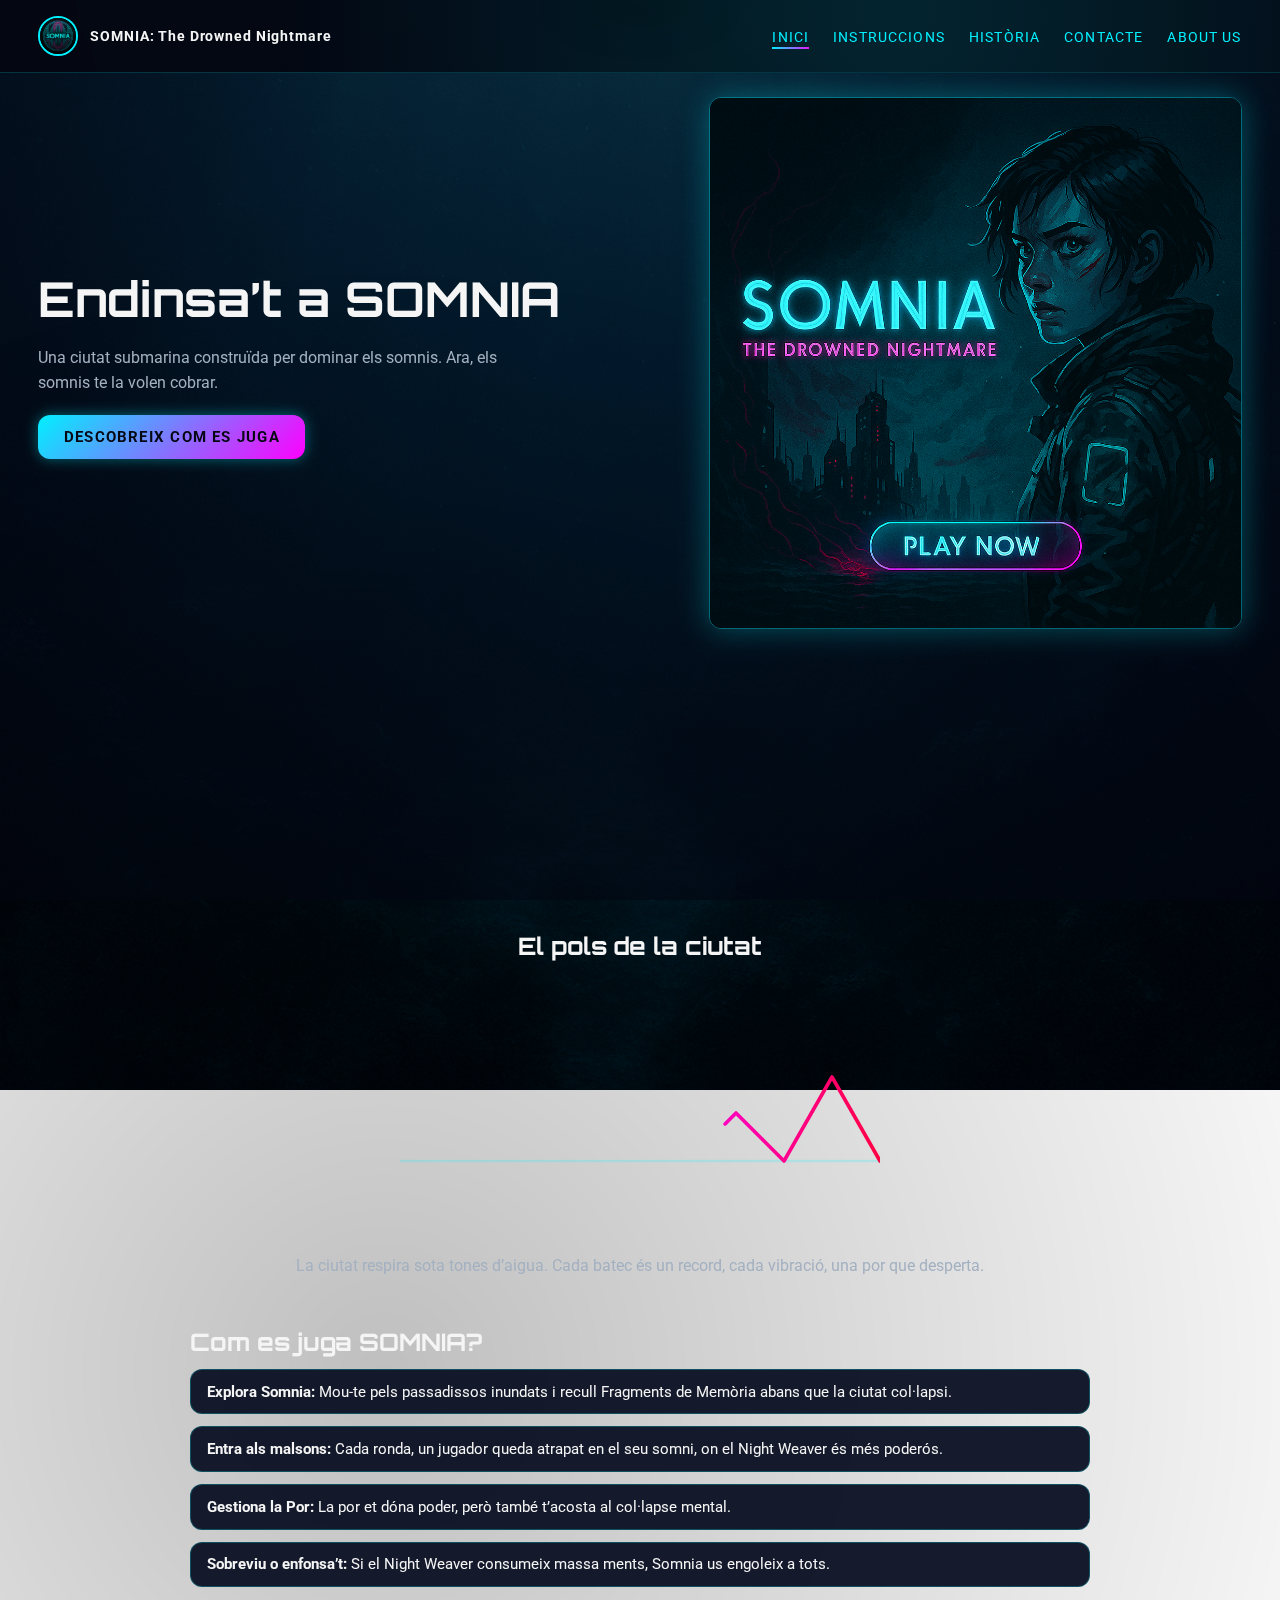
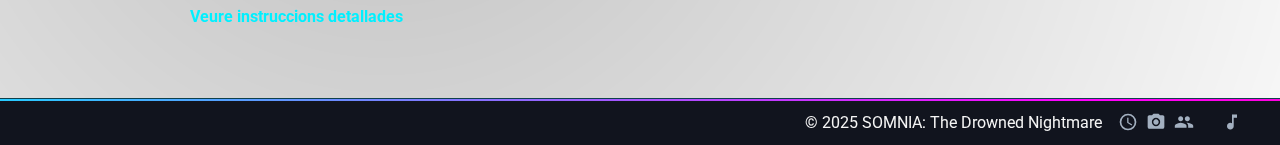
<file: index.html>
<!DOCTYPE html>
<html lang="ca">
<head>
  <meta charset="UTF-8">
  <title>SOMNIA: The Drowned Nightmare</title>
  <meta name="viewport" content="width=device-width, initial-scale=1.0">

  <!-- Google Fonts i Material Icons -->
  <link rel="preconnect" href="https://fonts.googleapis.com">
  <link rel="preconnect" href="https://fonts.gstatic.com" crossorigin>
  <link href="https://fonts.googleapis.com/css2?family=Orbitron:wght@500;700&family=Roboto:wght@300;400;700&display=swap" rel="stylesheet">
  <link href="https://fonts.googleapis.com/icon?family=Material+Icons" rel="stylesheet">

  <!-- CSS -->
  <link rel="stylesheet" href="base.css">
  <link rel="stylesheet" href="layout.css">
  <link rel="stylesheet" href="components.css">
  <link rel="stylesheet" href="animations.css">
</head>

<body>
  <!--<audio autoplay loop> <source src="assets/audio/intro pizzicato entera 1.wav" type="audio/mpeg"> </audio>*/-->
  <div class="animated-background"></div>
  <!-- HEADER -->
  <header class="site-header shadow-move">
    <div class="logo-area">
      <img src="assets/img/logo-somnia.png" alt="Logo de SOMNIA" class="logo neon-pulse">
      <span class="game-title dream-distort">SOMNIA: The Drowned Nightmare</span>
    </div>
   <!-- <nav> 
      <a href="index.html" class="btn-sound">Silenciar</a> 
      <a href="index-sound.html" class="btn-sound">Activar so</a> 
    </nav>-->

    <nav class="main-nav">
      <ul>
        <li><a href="index.html" class="active">Inici</a></li>
        <li><a href="instruccions.html">Instruccions</a></li>
        <li><a href="historia.html">Història</a></li>
        <li><a href="contacte.html">Contacte</a></li>
        <li><a href="about.html">About us</a></li>
      </ul>
    </nav>
  </header>

  <!-- CONTINGUT PRINCIPAL -->
  <main>

    <!-- HERO -->
    <section class="hero reveal shadow-move">
      <div class="hero-content">
        <h1 class="dream-distort">Endinsa’t a SOMNIA</h1>
        <p>Una ciutat submarina construïda per dominar els somnis. Ara, els somnis te la volen cobrar.</p>
        <a href="instruccions.html" class="btn-primary neon-pulse">Descobreix com es juga</a>
      </div>

      <div class="hero-image img-water">
        <img src="assets/img/hero-somnia.png" alt="Vista de la ciutat submarina Somnia">
      </div>
    </section>

    <!-- AVENTURA (scroll animation CSS) -->
    <section class="aventura scroll-animate">
      <h2 class="dream-distort">L’Aventura de Somnia</h2>
      <p>Somnia havia de ser el refugi perfecte per a les ments més brillants del planeta: neuroenginyers, artistes i científics obsessionats amb controlar el somni humà.</p>
      <p>Quan la Màquina Onírica va fallar, les pors dels habitants es van desbordar i van donar forma al Night Weaver, una ombra que caça els intrusos dins els seus propis malsons.</p>
      <p>Tu ets un Onironauta. Cada decisió que prenguis et pot salvar... o enfonsar per sempre en la foscor submarina.</p>
    </section>

    <!-- ANIMACIÓ VECTORIAL SVG -->
    <section class="animacio-vectorial reveal">
      <h2 class="dream-distort">El pols de la ciutat</h2>

      <svg class="city-pulse" viewBox="0 0 400 200">
        <defs>
          <linearGradient id="neonGradient" x1="0%" y1="0%" x2="100%" y2="0%">
            <stop offset="0%" stop-color="#00f0ff"/>
            <stop offset="50%" stop-color="#ff00ff"/>
            <stop offset="100%" stop-color="#ff0044"/>
          </linearGradient>
        </defs>

        <line x1="0" y1="150" x2="400" y2="150" class="baseline"/>

        <polyline class="pulse-line"
          points="0,150 40,120 80,160 120,90 160,150 200,60 240,150 280,110 320,150 360,80 400,150"/>
      </svg>

      <p class="animacio-text">La ciutat respira sota tones d’aigua. Cada batec és un record, cada vibració, una por que desperta.</p>
    </section>

    <!-- COM ES JUGA -->
    <section class="com-es-juga reveal shadow-move">
      <h2 class="dream-distort">Com es juga SOMNIA?</h2>

      <ul class="mechanics-list">
        <li><strong>Explora Somnia:</strong> Mou-te pels passadissos inundats i recull Fragments de Memòria abans que la ciutat col·lapsi.</li>
        <li><strong>Entra als malsons:</strong> Cada ronda, un jugador queda atrapat en el seu somni, on el Night Weaver és més poderós.</li>
        <li><strong>Gestiona la Por:</strong> La por et dóna poder, però també t’acosta al col·lapse mental.</li>
        <li><strong>Sobreviu o enfonsa’t:</strong> Si el Night Weaver consumeix massa ments, Somnia us engoleix a tots.</li>
      </ul>

      <a href="instruccions.html" class="enllac-instruccions">Veure instruccions detallades</a>
    </section>

  </main>

  <!-- FOOTER -->
  <footer class="site-footer">
    <div class="footer-right">
      <span class="copyright">© 2025 SOMNIA: The Drowned Nightmare</span>

      <div class="social-icons">
        <a href="#" aria-label="Twitter" class="material-icons neon-pulse">schedule</a>
        <a href="#" aria-label="Instagram" class="material-icons neon-pulse">photo_camera</a>
        <a href="#" aria-label="Facebook" class="material-icons neon-pulse">groups</a>
        <a href="#" aria-label="TikTok" class="material-icons neon-pulse">music_note</a>
      </div>
    </div>
  </footer>

</body>
</html>
</file>
<file: base.css>
/*base*/
:root {
  --bg-main: #040712; /*color de fondo principal, muy oscuro*/
  --bg-panel: #0a101e;/*color de fondo para paneles o secciones*/
  --accent-1: #00f0ff; /*Primer color de acento(cian brillante*/
  --accent-2: #ff00ff; /*Sgundo color de acento(magenta)*/
  --accent-3: #ff0044; /*Tercer color de acento(rojo rosado) */
  --text-main: #f5f5f5; /*color principal texto*/
  --text-muted: #a3b0c0; /*Radio de borde estandar para elementos*/
  --radius: 12px;
}

/* Reset bàsic */
*,
*::before,
*::after {
  box-sizing: border-box; /* Incluye padding y borde dentro del tamaño total del elemento */
}

html,
body {
  margin: 0; /* Elimina márgenes por defecto */
  padding: 0; /* Elimina padding por defecto */
}
body { 
  font-family: 'Roboto', sans-serif; 
  color: var(--text-main); 
  min-height: 100vh; 
  margin: 0; 
  padding: 0; 
  display: grid; 
  grid-template-rows: auto 1fr auto; 
  /* Fondo combinado: imagen + degradado */ 
  background-image: radial-gradient(circle at top, #06152a, #040712), url("assets/img/fons-mari.png"); 
  background-size: cover; 
  background-position: center; 
  background-attachment: fixed; 
  background-repeat: no-repeat; 
}
/*
header nav { 
  display: flex; 
  gap: 10px; 
  padding: 15px; 
} 
.btn-sound { 
  padding: 8px 16px; 
  background: #0a6fa1; 
  color: white; 
  text-decoration: none; 
  border-radius: 6px; 
  font-weight: bold; 
  transition: 0.3s; 
} 
.btn-sound:hover { 
  background: #084f75; 
}*/

.animated-background { 
  position: fixed; 
  top: 0; left: 0; 
  width: 100%; 
  height: 100%; 
  background-image: url("assets/img/fons-mari.png"); 
  background-size: cover; 
  background-position: center; 
  opacity: 0.35; z-index: -1; 
  animation: drift 60s linear infinite; 
} 
@keyframes drift { 
  0% { background-position: center 0; } 
  50% { background-position: center 20%; } 
  100% { background-position: center 0; } 
}


/* Elements globals */
img {
  max-width: 100%;  /* Evita que las imágenes se desborden */
  display: block;  /* Elimina espacios en línea debajo de imágenes */
}


a {
  color: var(--accent-1);  /* Color de enlaces */
  text-decoration: none;  /* Sin subrayado */
  transition: color 0.2s ease;  /* Suaviza el cambio de color al pasar el ratón */
}

a:hover {
  color: var(--accent-2);  /* Color del enlace al hacer hover */
}

h1,
h2,
h3 {
  font-family: 'Orbitron', sans-serif; /* Fuente futurista para títulos */
  margin-top: 0; /* Evita margen superior extra */
}

p {
  line-height: 1.6;  /* Mejora la legibilidad del texto */
  color: var(--text-muted);  /* Color de texto secundario */
}

main {
  padding: 1.5rem clamp(1rem, 3vw, 4rem);
  /* Padding lateral adaptable: mínimo 1rem, máximo 4rem, según el ancho de pantalla */
}

/* Accessibilitat bàsica */
:focus {
  outline: 2px solid var(--accent-1);/* Resalta elementos enfocados (teclado) */
  outline-offset: 2px; /* Separa el borde del elemento */
}

/* Efecte de llum submarina al header */
.site-header::after {
  content: "";   /* Crea un pseudo-elemento vacío */
  position: absolute;  /* Se posiciona sobre el header */
  inset: 0;           /* Ocupa todo el header */
  background: radial-gradient(circle at 70% 20%, rgba(0,240,255,0.12), transparent 70%); /* Luz suave tipo “glow” */
  pointer-events: none;   /* No bloquea clics */
  animation: headerGlow 12s ease-in-out infinite alternate;
  /* Animación lenta, respirante, tipo luz submarina */
}

@keyframes headerGlow {
  0% { opacity: 0.2; transform: translateY(0); }  /* Inicio: tenue */
  50% { opacity: 0.35; transform: translateY(6px); }   /* Punto medio: más brillo y desplazamiento */
  100% { opacity: 0.2; transform: translateY(-4px); }   /* Final: vuelve a tenue, subiendo un poco */
}
</file>
<file: layout.css>
/*header,footer,main*/

.site-header {
  display: flex;
  justify-content: space-between;
  align-items: center;
  padding: 1rem clamp(1rem, 3vw, 3rem);
  background: rgba(4, 7, 18, 0.95);
  border-bottom: 1px solid rgba(0, 240, 255, 0.2);
  position: sticky;
  top: 0;
  z-index: 100;
  backdrop-filter: blur(10px);
}

.logo-area {
  display: flex;
  align-items: center;
  gap: 0.75rem;
}

.logo {
  width: 40px;
  height: 40px;
  object-fit: cover;
  border-radius: 50%;
  border: 2px solid var(--accent-1);
}

.game-title {
  font-weight: 700;
  letter-spacing: 0.06em;
  font-size: 0.9rem;
}

/* NAV */

.main-nav ul {
  list-style: none;
  display: flex;
  gap: 1.5rem;
  margin: 0;
  padding: 0;
}

.main-nav a {
  font-size: 0.9rem;
  text-transform: uppercase;
  letter-spacing: 0.08em;
  position: relative;
  padding-bottom: 0.2rem;
}

.main-nav a::after {
  content: '';
  position: absolute;
  left: 0;
  bottom: 0;
  width: 0;
  height: 2px;
  background: linear-gradient(90deg, var(--accent-1), var(--accent-2));
  transition: width 0.2s ease;
}

.main-nav a:hover::after,
.main-nav a.active::after {
  width: 100%;
}

/* Header reactiu al scroll */
body:has(main:has(.scroll-animate)) .site-header {
  transition: background 0.4s ease, padding 0.4s ease, border-color 0.4s ease;
}

body:has(main:has(.scroll-animate:in-view)) .site-header {
  background: rgba(4, 7, 18, 0.85);
  padding: 0.6rem clamp(1rem, 3vw, 2rem);
  border-bottom-color: rgba(0, 240, 255, 0.35);
}

/* FOOTER */

.site-footer {
  padding: 0.8rem clamp(1rem, 3vw, 3rem);
  background: rgba(4, 7, 18, 0.95);
  border-top: 1px solid rgba(0, 240, 255, 0.2);
}

.footer-right {
  display: flex;
  justify-content: flex-end;
  align-items: center;
  gap: 1rem;
}

.social-icons {
  display: flex;
  gap: 0.5rem;
}

.social-icons .material-icons {
  font-size: 20px;
  color: var(--text-muted);
  transition: color 0.2s ease, transform 0.2s ease;
}

.social-icons .material-icons:hover {
  color: var(--accent-1);
  transform: translateY(-2px);
}

/* PÀGINES ESPECÍFIQUES */

.page-instruccions .instruccions-steps,
.page-historia .historia-blocs,
.page-contacte .contact-info,
.page-about .equip {
  max-width: 1000px;
  margin: 0 auto;
}

/* Contacte layout */

.page-contacte .contact-info {
  display: grid;
  grid-template-columns: minmax(0, 2fr) minmax(0, 1.2fr);
  gap: 2rem;
  margin-bottom: 2.5rem;
}

.page-contacte h1 {
  max-width: 1000px;
  margin: 0 auto 1.5rem;
}

/* About layout */

.page-about .equip {
  margin-bottom: 2.5rem;
}

/* Video wrapper per fer el vídeo responsive */

.video-demo {
  max-width: 1000px;
  margin: 0 auto;
}

.video-wrapper {
  position: relative;
  padding-bottom: 56.25%;
  height: 0;
  overflow: hidden;
  border-radius: var(--radius);
  border: 1px solid rgba(0, 240, 255, 0.3);
  box-shadow: 0 0 18px rgba(0, 240, 255, 0.2);
}

.video-wrapper iframe {
  position: absolute;
  inset: 0;
  width: 100%;
  height: 100%;
}

/* Responsiu */

@media (max-width: 900px) {
  .page-contacte .contact-info {
    grid-template-columns: 1fr;
  }
}

@media (max-width: 768px) {
  .site-header {
    flex-direction: column;
    align-items: flex-start;
    gap: 0.75rem;
  }

  .main-nav ul {
    flex-wrap: wrap;
    row-gap: 0.5rem;
  }

  .footer-right {
    justify-content: space-between;
    flex-wrap: wrap;
    row-gap: 0.5rem;
  }
}

@media (max-width: 640px) {
  main {
    padding: 1.2rem 1rem;
  }
}

.video-wrapper {
  position: relative;
  overflow: hidden;
}

.video-wrapper::after {
  content: "";
  position: absolute;
  inset: 0;
  background: radial-gradient(circle at 20% 30%, rgba(0,240,255,0.12), transparent 70%);
  mix-blend-mode: overlay;
  animation: videoGlow 10s ease-in-out infinite alternate;
}

@keyframes videoGlow {
  0% { opacity: 0.15; }
  50% { opacity: 0.3; }
  100% { opacity: 0.15; }
}
</file>
<file: components.css>
/*botons,hero,tarjetas*/

.hero {
  display: grid;
  grid-template-columns: minmax(0, 1.2fr) minmax(0, 1fr);
  gap: 2rem;
  align-items: center;
  margin-bottom: 3rem;
}

.hero-content h1 {
  font-size: clamp(2.2rem, 4vw, 3rem);
  margin-bottom: 0.8rem;
}

.hero-content p {
  color: var(--text-muted);
  max-width: 32rem;
  margin-bottom: 1.2rem;
}

.hero-image img {
  border-radius: var(--radius);
  border: 1px solid rgba(0, 240, 255, 0.4);
  box-shadow: 0 0 30px rgba(0, 240, 255, 0.3);
}

/* Botó principal */

.btn-primary {
  display: inline-block;
  padding: 0.8rem 1.6rem;
  border-radius: var(--radius);
  border: none;
  background: linear-gradient(135deg, var(--accent-1), var(--accent-2));
  color: #050713;
  font-weight: 700;
  font-size: 0.95rem;
  cursor: pointer;
  box-shadow: 0 0 14px rgba(0, 240, 255, 0.4);
  text-transform: uppercase;
  letter-spacing: 0.08em;
}

.btn-primary:hover {
  filter: brightness(1.1);
}

/* Secció Aventura */

.aventura {
  max-width: 800px;
  margin: 0 auto 3rem;
  text-align: left;
}

.aventura h2 {
  margin-bottom: 0.5rem;
}

.aventura p + p {
  margin-top: 0.5rem;
}

/* Animació vectorial */

.animacio-vectorial {
  max-width: 800px;
  margin: 0 auto 3rem;
  text-align: center;
}

.city-pulse {
  width: 100%;
  max-width: 480px;
  margin: 0 auto 0.75rem;
}

.city-pulse .baseline {
  stroke: rgba(0, 240, 255, 0.2);
  stroke-width: 2;
}

/* Com es juga */

.com-es-juga {
  max-width: 900px;
  margin: 0 auto 3rem;
}

.com-es-juga h2 {
  margin-bottom: 0.75rem;
}

.mechanics-list {
  list-style: none;
  padding: 0;
  margin: 0 0 1.25rem;
  display: grid;
  gap: 0.75rem;
}

.mechanics-list li {
  background: rgba(10, 16, 34, 0.95);
  border-radius: var(--radius);
  border: 1px solid rgba(0, 240, 255, 0.25);
  padding: 0.8rem 1rem;
  font-size: 0.95rem;
}

.enllac-instruccions {
  font-weight: 700;
}

/* Instruccions: passos */

.page-instruccions .instruccions-steps {
  margin-bottom: 2.5rem;
}

.pas {
  background: rgba(10, 16, 34, 0.95);
  border-radius: var(--radius);
  border: 1px solid rgba(0, 240, 255, 0.25);
  padding: 1.5rem;
  margin-bottom: 1.5rem;
  display: grid;
  grid-template-columns: minmax(0, 1.2fr) minmax(0, 1fr);
  gap: 1.5rem;
}

.pas h2 {
  margin-bottom: 0.5rem;
}

.pas img {
  border-radius: var(--radius);
  border: 1px solid rgba(0, 240, 255, 0.25);
}

/* Targetes mecàniques */

.mecaniques {
  margin-bottom: 3rem;
}

.cards-container {
  display: grid;
  grid-template-columns: repeat(auto-fit, minmax(220px, 1fr));
  gap: 1.5rem;
  margin-top: 1.5rem;
}

.card-mecanica {
  background: rgba(10, 16, 34, 0.95);
  border: 1px solid rgba(0, 240, 255, 0.3);
  padding: 1.5rem;
  border-radius: var(--radius);
  transition: transform 0.3s ease, box-shadow 0.3s ease, border-color 0.3s ease;
}

.card-mecanica:hover {
  transform: translateY(-8px) scale(1.02);
  box-shadow: 0 0 25px rgba(0, 240, 255, 0.5);
  border-color: var(--accent-2);
}

/* Història */

.historia-intro {
  max-width: 800px;
  margin: 0 auto 2rem;
}

.historia-intro p {
  margin-top: 0.5rem;
}

/* Carrusel CSS */

.carousel-section {
  max-width: 900px;
  margin: 0 auto 3rem;
}

.carousel {
  position: relative;
  overflow: hidden;
  max-width: 640px;
  margin: 0 auto 2rem;
}

.carousel input {
  display: none;
}

.slides {
  display: flex;
  transition: transform 0.6s ease;
}

.slide {
  min-width: 100%;
  padding: 1.5rem;
  text-align: center;
  background: rgba(10, 16, 34, 0.95);
  border-radius: var(--radius);
  border: 1px solid rgba(0, 240, 255, 0.25);
}

.slide img {
  width: 140px;
  height: 140px;
  object-fit: cover;
  border-radius: 50%;
  margin: 0 auto 0.75rem;
  border: 2px solid var(--accent-1);
}

.slide h3 {
  margin-bottom: 0.4rem;
}

.controls {
  display: flex;
  justify-content: center;
  gap: 0.5rem;
}

.controls label {
  width: 10px;
  height: 10px;
  border-radius: 50%;
  background: rgba(163, 176, 192, 0.5);
  cursor: pointer;
  transition: background 0.2s ease, transform 0.2s ease;
}

/* Posicions segons radio */

#slide1:checked ~ .slides {
  transform: translateX(0%);
}
#slide2:checked ~ .slides {
  transform: translateX(-100%);
}
#slide3:checked ~ .slides {
  transform: translateX(-200%);
}

#slide1:checked ~ .controls label[for="slide1"],
#slide2:checked ~ .controls label[for="slide2"],
#slide3:checked ~ .controls label[for="slide3"] {
  background: var(--accent-1);
  transform: scale(1.2);
}

/* Blocs història */

.historia-blocs {
  max-width: 900px;
  margin: 0 auto 3rem;
  display: grid;
  gap: 1.5rem;
}

.bloc-historia {
  background: rgba(10, 16, 34, 0.95);
  border-radius: var(--radius);
  border: 1px solid rgba(0, 240, 255, 0.25);
  padding: 1.3rem 1.5rem;
}

/* Formulari contacte */

.contact-form-section {
  max-width: 600px;
  margin: 0 auto 3rem;
}

#contact-form {
  display: grid;
  gap: 0.75rem;
}

#contact-form label {
  font-size: 0.9rem;
}

#contact-form input,
#contact-form textarea {
  background: rgba(8, 12, 28, 0.95);
  border-radius: var(--radius);
  border: 1px solid rgba(0, 240, 255, 0.3);
  padding: 0.6rem 0.8rem;
  color: var(--text-main);
  font: inherit;
  resize: vertical;
}

#contact-form input::placeholder,
#contact-form textarea::placeholder {
  color: rgba(163, 176, 192, 0.7);
}

/* Validació només CSS */

#contact-form input:invalid,
#contact-form textarea:invalid {
  border-color: #ff0044;
  box-shadow: 0 0 8px rgba(255, 0, 68, 0.6);
}

#contact-form input:valid,
#contact-form textarea:valid {
  border-color: #00ff99;
  box-shadow: 0 0 8px rgba(0, 255, 153, 0.6);
}

/* Contacte: mapa i dades */

.mapa iframe {
  border-radius: var(--radius);
  border: 1px solid rgba(0, 240, 255, 0.3);
  box-shadow: 0 0 16px rgba(0, 240, 255, 0.2);
}

.contact-details p {
  margin: 0.2rem 0 0.6rem;
}

/* About us */

.page-about .equip {
  max-width: 900px;
}

.page-about .equip p {
  margin-bottom: 1rem;
}

.llista-membres {
  list-style: none;
  padding: 0;
  margin: 0;
}

.llista-membres li + li {
  margin-top: 0.4rem;
}

/* Responsiu components */

@media (max-width: 900px) {
  .hero {
    grid-template-columns: 1fr;
  }

  .hero-image {
    order: -1;
  }

  .pas {
    grid-template-columns: 1fr;
  }
}

@media (max-width: 640px) {
  .slide img {
    width: 110px;
    height: 110px;
  }

  .pas {
    padding: 1.1rem;
  }
}

/* Animació del logo */
.logo {
  transition: transform 0.3s ease, box-shadow 0.3s ease, border-color 0.3s ease;
}

.logo:hover {
  transform: scale(1.08) rotate(2deg);
  border-color: var(--accent-2);
  box-shadow: 0 0 18px rgba(255, 0, 255, 0.5);
}

/* Efecte scanline subtil al hover */
.main-nav a:hover {
  text-shadow: 0 0 6px var(--accent-1);
}

.main-nav a:hover::after {
  animation: scanline 0.4s linear forwards;
}

@keyframes scanline {
  from { width: 0; }
  to { width: 100%; }
}

/* Línia viva al footer */
.site-footer {
  position: relative;
  overflow: hidden;
}

.site-footer::before {
  content: "";
  position: absolute;
  top: 0;
  left: -200px;
  width: 200%;
  height: 2px;
  background: linear-gradient(90deg, var(--accent-1), var(--accent-2), var(--accent-3));
  animation: footerLine 6s linear infinite;
}

@keyframes footerLine {
  from { transform: translateX(0); }
  to { transform: translateX(-50%); }
}

/* Ombra submarina global */
main {
  position: relative;
}

main::after {
  content: "";
  position: absolute;
  inset: 0;
  background: radial-gradient(circle at 30% 80%, rgba(0,0,0,0.25), transparent 70%);
  pointer-events: none;
  z-index: -1;
}

@media (max-width: 500px) {
  .main-nav ul {
    gap: 1rem;
  }

  .game-title {
    font-size: 0.8rem;
  }

  .logo {
    width: 34px;
    height: 34px;
  }
}
</file>
<file: animations.css>
/*scroll, SVG*/

.scroll-animate {
  opacity: 0;                               /* Comienza invisible */
  transform: translateY(40px);              /* Desplazada hacia abajo */
  animation: fadeInUp 1s ease forwards;     /* Animación base: aparece subiendo */
  /* Scroll-driven animation */
  animation-timeline: view();               /* Activa animación según posición en viewport */
  animation-range: entry 20% cover 40%;     /* Empieza al entrar 20% y termina al cubrir 40% */
}

@keyframes fadeInUp {
  from {
    opacity: 0;                             /* Invisible */
    transform: translateY(40px);            /* Más abajo */
  }
  to {
    opacity: 1;                             /* Totalmente visible */
    transform: translateY(0);               /* En su posición final */
  }
}

.game-title {
  animation: neonPulse 3s ease-in-out infinite alternate;
  /* Pulso suave infinito entre dos estados de brillo */
}
@keyframes neonPulse {
  from {
    text-shadow: 
      0 0 6px rgba(0, 240, 255, 0.4),       /* Brillo cian suave */
      0 0 12px rgba(0, 240, 255, 0.2);
  }
  to {
    text-shadow:
      0 0 10px rgba(0, 240, 255, 0.8),      /* Brillo más intenso */
      0 0 20px rgba(255, 0, 255, 0.6);      /* Añade magenta para efecto futurista */
  }
}

/* Animació línia SVG */

.city-pulse .pulse-line {
  fill: none;                               /* Sin relleno */
  stroke: url(#neonGradient);               /* Trazo con gradiente definido en el SVG */
  stroke-width: 3;                          /* Grosor del trazo */
  stroke-linejoin: round;                   /* Uniones redondeadas */
  stroke-linecap: round;                    /* Extremos redondeados */
  stroke-dasharray: 500;                    /* Longitud total del trazo segmentado */
  stroke-dashoffset: 500;                   /* Oculta completamente la línea */
  animation: pulseLine 3s ease-in-out infinite alternate;
  /* Hace que la línea se “dibuje” y “desdibuje” */
}

@keyframes pulseLine {
  to {
    stroke-dashoffset: 0;                   /* Reduce el offset → la línea aparece */
  }
}

/* Ombra que es mou darrere del header */
.site-header::before {
  content: "";                              /* Pseudo-elemento vacío */
  position: absolute;                       /* Se posiciona sobre el header */
  top: -20px;                               /* Un poco por encima */
  left: 50%;                                 /* Centrado horizontalmente */
  width: 180px;                             /* Tamaño de la sombra */
  height: 60px;
  background: radial-gradient(
    ellipse,
    rgba(0,0,0,0.35),
    transparent 70%
  );                                        /* Sombra suave en forma elíptica */
  transform: translateX(-50%);              /* Centrado real */
  filter: blur(12px);                       /* Difumina la sombra */
  animation: shadowDrift 14s ease-in-out infinite alternate;
  /* Movimiento lento, como una sombra flotando bajo el agua */
}

@keyframes shadowDrift {
  0%   { transform: translateX(-50%) translateY(0); }   /* Posición inicial */
  50%  { transform: translateX(-45%) translateY(6px); } /* Se desplaza ligeramente */
  100% { transform: translateX(-50%) translateY(-4px);} /* Vuelve hacia arriba */
}
</file>
